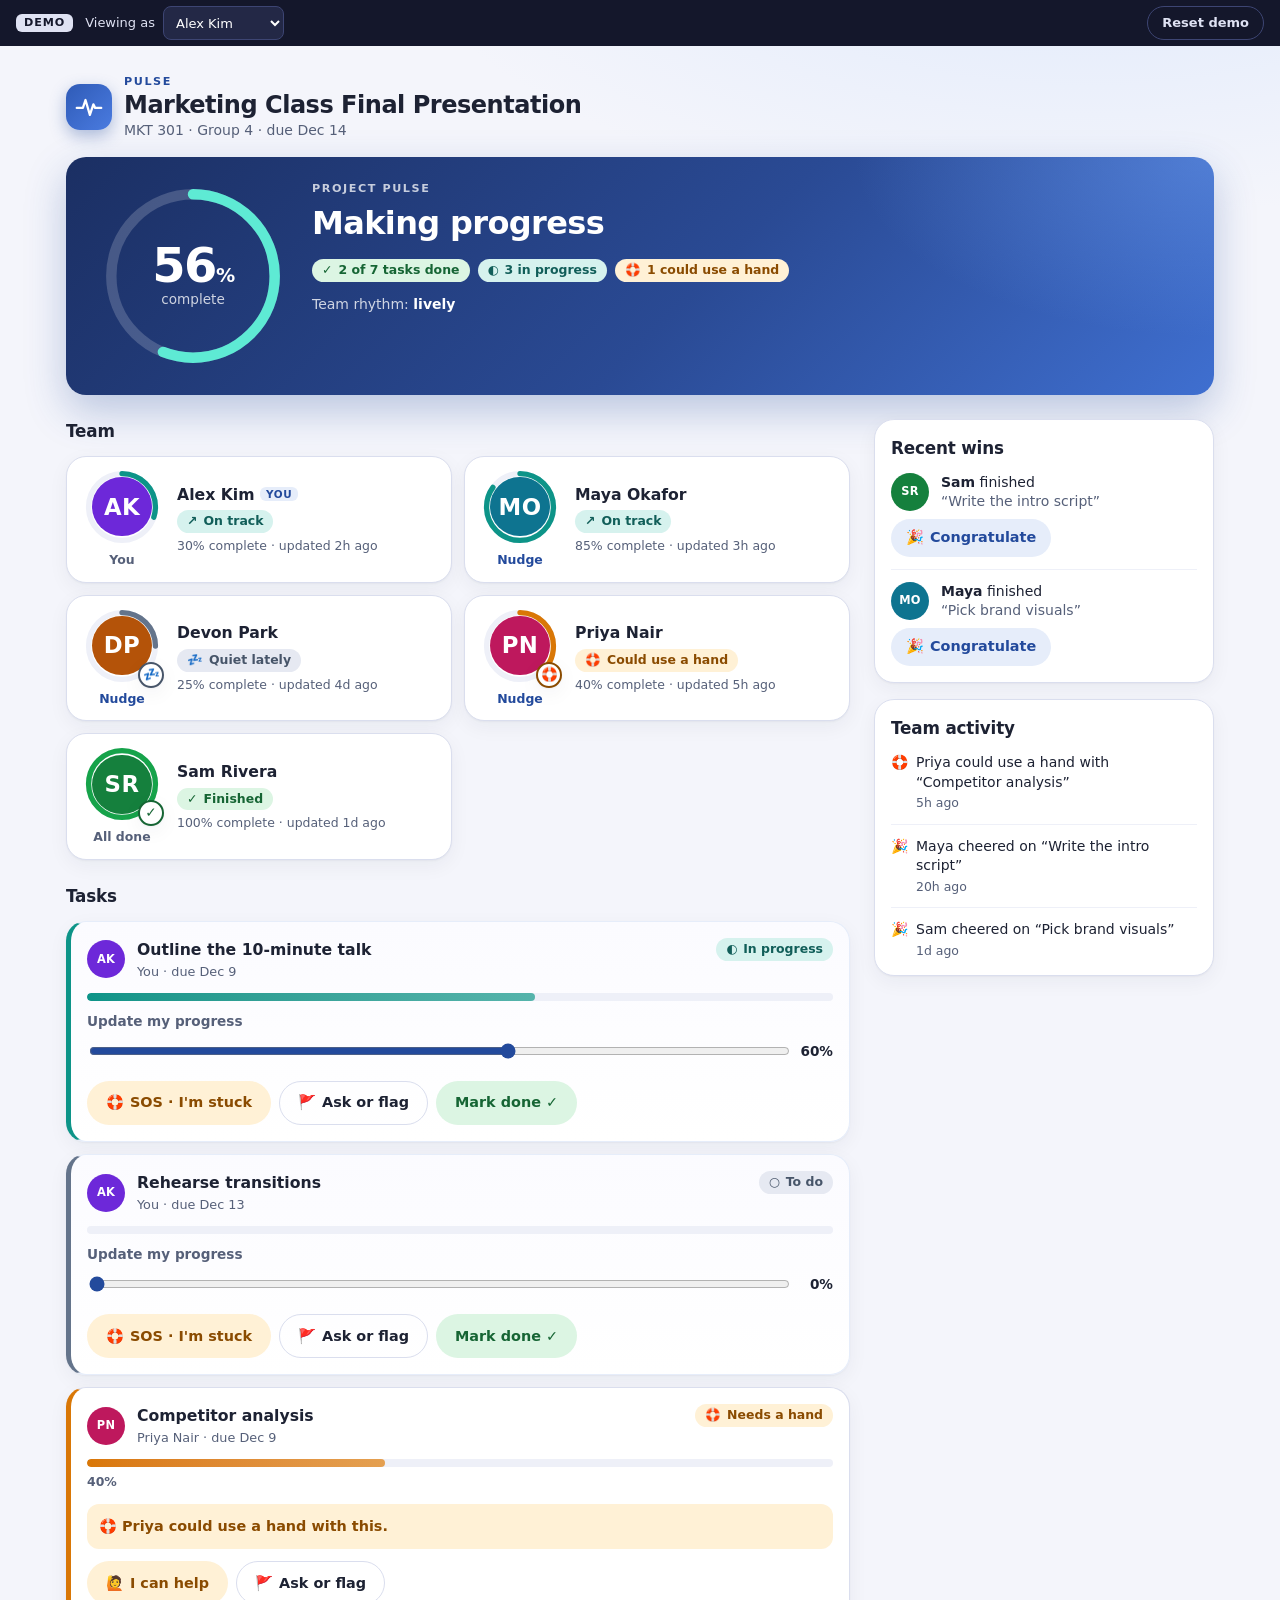
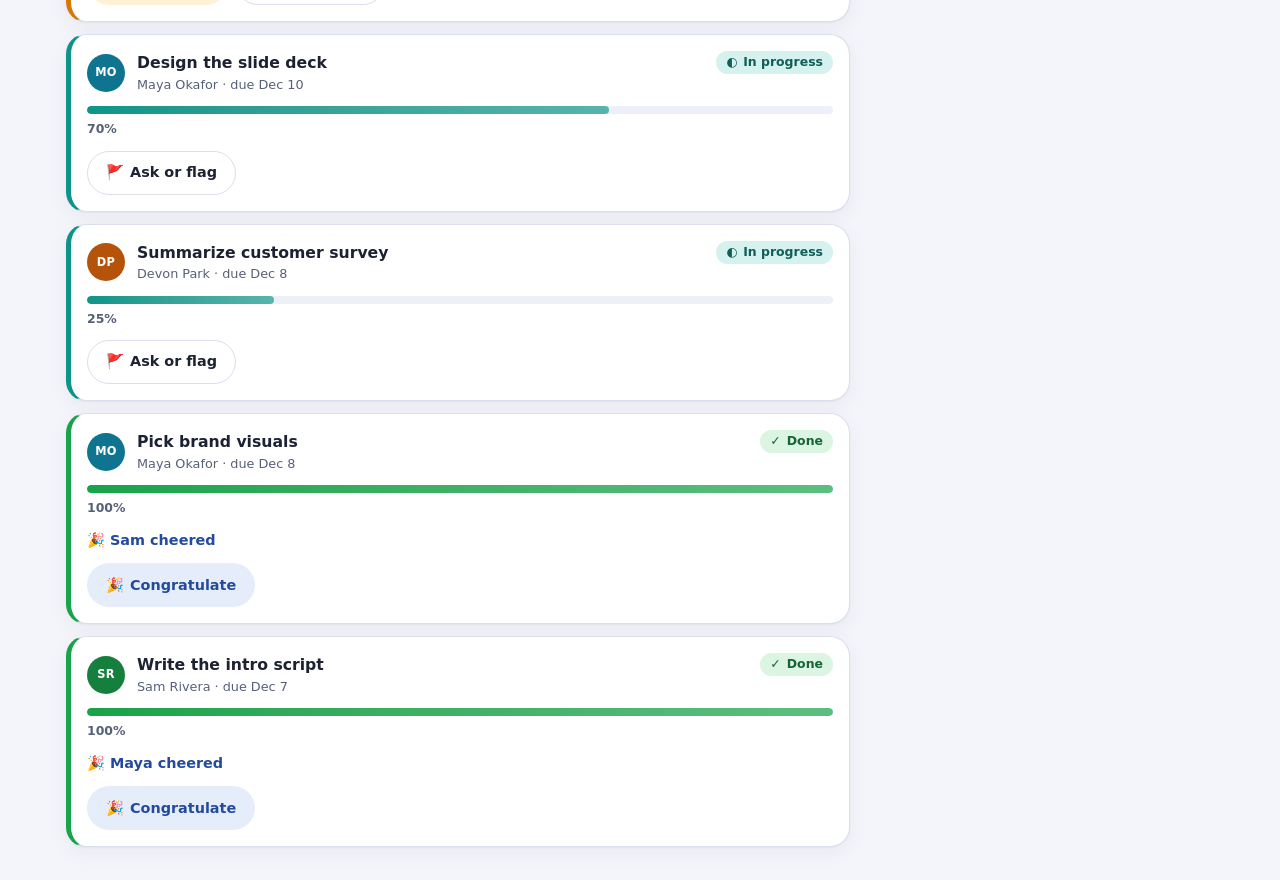
<file: docs/index.html>
<!doctype html>
<html lang="en">
<head>
  <meta charset="utf-8">
  <meta name="viewport" content="width=device-width, initial-scale=1">
  <title>Pulse · Group projects without the awkward</title>
  <meta name="description" content="Check in, remind, and ask for help on group projects with one tap. No bossy texts required.">
  <meta name="theme-color" content="#234a9c">
  <link rel="icon" href="data:image/svg+xml,%3Csvg xmlns='http://www.w3.org/2000/svg' viewBox='0 0 32 32'%3E%3Crect width='32' height='32' rx='8' fill='%23234a9c'/%3E%3Cpath d='M3 17h6l3-8 5 15 4-11 2 4h6' fill='none' stroke='white' stroke-width='2.5' stroke-linecap='round' stroke-linejoin='round'/%3E%3C/svg%3E">
  <link rel="stylesheet" href="css/tokens.css">
  <link rel="stylesheet" href="css/styles.css">
  <script type="module" src="js/main.js"></script>
</head>
<body>
  <a class="skip-link" href="#main">Skip to content</a>
  <div id="app"></div>
  <div id="toasts" role="status" aria-live="polite"></div>
  <div id="sr-live" class="sr-only" aria-live="polite"></div>
  <noscript><p style="padding:24px">Pulse needs JavaScript to run.</p></noscript>
</body>
</html>
</file>
<file: docs/css/tokens.css>
/* Text tones are AA on their soft backgrounds; fill tones are >= 3:1 on white for rings and bars. */
:root {
  --font: system-ui, -apple-system, "Segoe UI", Roboto, "Helvetica Neue", sans-serif;

  --bg: #f4f5fb;
  --surface: #ffffff;
  --surface-2: #eef0f8;
  --border: #dadeee;
  --text: #1d2233;
  --muted: #566079;

  --primary: #234a9c;
  --primary-ink: #ffffff;
  --primary-soft: #e6edfa;

  --ok: #115e59;
  --ok-soft: #d6f2ee;
  --ok-fill: #0d9488;

  --done: #166534;
  --done-soft: #dcf5e3;
  --done-fill: #16a34a;

  --help: #8a4b00;
  --help-soft: #fff1d6;
  --help-fill: #d97706;

  --quiet: #475569;
  --quiet-soft: #e6e9f2;
  --quiet-fill: #64748b;

  --space-1: 4px;
  --space-2: 8px;
  --space-3: 12px;
  --space-4: 16px;
  --space-5: 24px;
  --space-6: 32px;
  --radius: 20px;
  --radius-sm: 12px;
  --shadow: 0 1px 2px rgb(29 34 51 / 4%), 0 6px 20px rgb(29 34 51 / 5%);

  --dur-fast: 150ms;
  --dur: 350ms;
  --dur-meter: 900ms;
  --ease: cubic-bezier(0.2, 0.8, 0.2, 1);
}
</file>
<file: docs/css/styles.css>
*, *::before, *::after { box-sizing: border-box; }
html { -webkit-text-size-adjust: 100%; }
body {
  margin: 0;
  background: radial-gradient(1100px 520px at 85% -120px, #dde8fb 0%, transparent 65%), var(--bg);
  background-attachment: fixed;
  color: var(--text);
  font: 16px/1.5 var(--font);
  -webkit-font-smoothing: antialiased;
}
h1, h2, h3, p, ul { margin: 0; }
ul { padding: 0; list-style: none; }
button, select, input { font: inherit; color: inherit; }
:focus-visible { outline: 3px solid var(--primary); outline-offset: 2px; }
#main:focus { outline: none; }

.sr-only { position: absolute; width: 1px; height: 1px; overflow: hidden; clip: rect(0 0 0 0); white-space: nowrap; }
.skip-link { position: absolute; left: -999px; top: 8px; background: var(--primary); color: var(--primary-ink); padding: 8px 12px; border-radius: 8px; z-index: 100; }
.skip-link:focus { left: 8px; }

/* ---------- tone helpers ---------- */
.tone-ok, .chip-ok, .status-in_progress { --tone: var(--ok); --tone-soft: var(--ok-soft); --tone-fill: var(--ok-fill); }
.tone-done, .chip-done, .status-done { --tone: var(--done); --tone-soft: var(--done-soft); --tone-fill: var(--done-fill); }
.tone-help, .chip-help, .status-needs_help { --tone: var(--help); --tone-soft: var(--help-soft); --tone-fill: var(--help-fill); }
.tone-quiet, .chip-quiet, .status-todo { --tone: var(--quiet); --tone-soft: var(--quiet-soft); --tone-fill: var(--quiet-fill); }

/* ---------- layout ---------- */
.shell { max-width: 1180px; margin: 0 auto; padding: var(--space-3) var(--space-4) var(--space-6); }
main { display: grid; gap: var(--space-5); }
h2 { font-size: 1.05rem; font-weight: 700; letter-spacing: -0.01em; margin-bottom: var(--space-3); }
.columns { display: grid; gap: var(--space-5); align-items: start; }
.primary { display: grid; gap: var(--space-5); min-width: 0; }
.side { display: grid; gap: var(--space-4); }
@media (min-width: 1000px) {
  .columns { grid-template-columns: minmax(0, 1fr) 340px; }
  .side { position: sticky; top: var(--space-4); }
}
.card { background: var(--surface); border: 1px solid var(--border); border-radius: var(--radius); box-shadow: var(--shadow); padding: var(--space-4); }
.side h2 { margin-bottom: var(--space-3); }
.empty { color: var(--muted); font-size: 0.9rem; }

.demo-bar { display: flex; flex-wrap: wrap; align-items: center; gap: var(--space-3); padding: 6px var(--space-4); background: #14172b; color: #dfe2f3; font-size: 0.8125rem; }
.demo-bar label { display: flex; align-items: center; gap: var(--space-2); margin-right: auto; }
.demo-bar select { background: #232846; border: 1px solid #3d4573; border-radius: 8px; padding: 4px 8px; color: #fff; min-height: 34px; }
.demo-bar .btn-ghost { color: #dfe2f3; border-color: #3d4573; }
.demo-bar .btn-ghost:hover { background: #232846; }
.demo-tag { background: #dfe2f3; color: #14172b; border-radius: 6px; padding: 1px 8px; font-weight: 700; font-size: 0.7rem; text-transform: uppercase; letter-spacing: 0.08em; }

.top { display: flex; gap: var(--space-3); align-items: center; padding: var(--space-4) 0; }
.logo { width: 46px; height: 46px; border-radius: 14px; background: linear-gradient(135deg, #2f5bb7, #4a7be0); color: #fff; display: grid; place-items: center; flex: none; box-shadow: 0 6px 16px rgb(35 74 156 / 35%); }
.logo svg { width: 28px; height: 28px; }
.brand { font-size: 0.7rem; font-weight: 800; letter-spacing: 0.14em; text-transform: uppercase; color: var(--primary); }
h1 { font-size: 1.5rem; line-height: 1.2; font-weight: 750; letter-spacing: -0.02em; }
.sub { color: var(--muted); font-size: 0.875rem; }

/* ---------- buttons and chips ---------- */
.btn { display: inline-flex; align-items: center; justify-content: center; gap: 6px; min-height: 44px; padding: 8px 18px; border-radius: 999px; border: 1px solid transparent; background: var(--surface-2); font-weight: 600; font-size: 0.9rem; cursor: pointer; transition: transform var(--dur-fast) var(--ease), background var(--dur-fast), box-shadow var(--dur-fast); }
.btn:hover { background: var(--border); }
.btn:active { transform: scale(0.97); }
.btn:disabled { cursor: default; transform: none; }
.btn-sm { min-height: 34px; padding: 2px 14px; font-size: 0.8125rem; }
.btn-primary { background: linear-gradient(135deg, #2f5bb7, #1f4390); color: var(--primary-ink); box-shadow: 0 4px 12px rgb(35 74 156 / 30%); }
.btn-primary:hover { background: linear-gradient(135deg, #234a9c, #5b21b6); }
.btn-ghost { background: transparent; border-color: var(--border); }
.btn-ghost:hover { background: var(--surface-2); }
.btn-soft { background: var(--done-soft); color: var(--done); }
.btn-soft:hover { background: #c9efd4; }
.btn-soft:disabled { background: var(--quiet-soft); color: var(--quiet); }
.btn-help { background: var(--help-soft); color: var(--help); }
.btn-help:hover { background: #ffe5b4; }
.btn-cheer { background: var(--primary-soft); color: var(--primary); }
.btn-cheer:hover { background: #d3def5; }
.btn-chip { background: var(--surface); border-color: var(--border); }
.btn-chip:hover { background: var(--primary-soft); border-color: var(--primary); }

.chip { display: inline-flex; align-items: center; gap: 6px; padding: 2px 10px; border-radius: 999px; font-size: 0.78rem; font-weight: 650; background: var(--tone-soft); color: var(--tone); white-space: nowrap; }
.chip-row { display: flex; flex-wrap: wrap; gap: var(--space-2); }

/* ---------- avatar and individual meter ---------- */
.avatar { --size: 56px; position: relative; display: inline-grid; place-items: center; width: var(--size); height: var(--size); flex: none; }
.avatar-lg { --size: 76px; }
.avatar-sm { --size: 38px; }
.avatar-xs { --size: 24px; }
.avatar-face { position: absolute; inset: 11%; border-radius: 50%; background: var(--avatar-color); color: #fff; display: grid; place-items: center; font-weight: 700; font-size: calc(var(--size) * 0.3); letter-spacing: 0.02em; }
.avatar-xs .avatar-face, .avatar-sm .avatar-face { inset: 0; }
.avatar-badge { position: absolute; right: -4px; bottom: -4px; width: 26px; height: 26px; border-radius: 50%; background: var(--surface); border: 2px solid var(--tone, var(--border)); color: var(--tone, var(--text)); display: grid; place-items: center; font-size: 0.85rem; font-weight: 700; line-height: 1; box-shadow: var(--shadow); }
.ring { position: absolute; inset: 0; width: 100%; height: 100%; transform: rotate(-90deg); }
.ring circle, .pulse-svg circle { fill: none; stroke-width: 7; }
.ring-track { stroke: var(--surface-2); }
.ring-fill { stroke: var(--tone-fill, var(--primary)); stroke-linecap: round; transition: stroke-dasharray var(--dur-meter) var(--ease), stroke var(--dur); }
.ring-fill[data-pct="0"] { opacity: 0; }

/* ---------- project pulse (dark hero) ---------- */
.hero { display: grid; gap: var(--space-5); justify-items: center; text-align: center; padding: var(--space-5); border: 0; color: #fff; background: radial-gradient(600px 300px at 100% 0%, rgb(120 170 255 / 40%), transparent 60%), linear-gradient(135deg, #1b2f63 0%, #2a4a94 55%, #3f6fd0 100%); box-shadow: 0 16px 40px rgb(35 74 156 / 28%); }
@media (min-width: 640px) { .hero { grid-template-columns: auto 1fr; justify-items: start; text-align: left; padding: var(--space-5) var(--space-6); } }
.pulse-meter { position: relative; width: 190px; height: 190px; }
.hero .pulse-meter.tone-ok { --tone-fill: #5eead4; }
.hero .pulse-meter.tone-done { --tone-fill: #86efac; }
.pulse-svg { position: relative; width: 100%; height: 100%; transform: rotate(-90deg); }
.pulse-svg circle { stroke-width: 11; }
.hero .ring-track { stroke: rgb(255 255 255 / 18%); }
.pulse-halo { position: absolute; inset: 0; border-radius: 50%; border: 3px solid var(--tone-fill); opacity: 0; animation: heartbeat var(--pulse-duration, 2s) ease-out infinite; }
.pulse-center { position: absolute; inset: 0; display: grid; place-content: center; text-align: center; }
.pulse-pct { font-size: 3rem; font-weight: 800; line-height: 1; letter-spacing: -0.03em; }
.pulse-pct small { font-size: 1.2rem; font-weight: 700; }
.pulse-caption { color: rgb(255 255 255 / 78%); font-size: 0.85rem; }
.eyebrow { font-size: 0.7rem; font-weight: 700; letter-spacing: 0.14em; text-transform: uppercase; color: var(--muted); }
.hero .eyebrow { color: rgb(255 255 255 / 75%); }
.hero h2 { font-size: 2rem; font-weight: 800; letter-spacing: -0.02em; margin: 2px 0 var(--space-3); }
.rhythm { margin-top: var(--space-3); color: rgb(255 255 255 / 78%); font-size: 0.875rem; }
.rhythm strong { color: #fff; }
@keyframes heartbeat {
  0% { transform: scale(0.98); opacity: 0.6; }
  55% { transform: scale(1.14); opacity: 0; }
  100% { transform: scale(1.14); opacity: 0; }
}

/* ---------- team ---------- */
.team { display: grid; gap: var(--space-3); grid-template-columns: repeat(auto-fill, minmax(290px, 1fr)); }
.member-card { display: flex; gap: var(--space-4); align-items: center; background: var(--surface); border: 1px solid var(--border); border-radius: var(--radius); box-shadow: var(--shadow); padding: var(--space-3) var(--space-4); transition: transform var(--dur-fast) var(--ease), box-shadow var(--dur-fast); }
.member-card:hover { transform: translateY(-1px); box-shadow: 0 8px 24px rgb(29 34 51 / 10%); }
.nudge-slot { display: grid; justify-items: center; gap: 6px; background: none; border: 0; padding: 6px; margin: -6px; border-radius: 14px; flex: none; min-width: 90px; }
button.nudge-slot { cursor: pointer; transition: transform var(--dur-fast) var(--ease), background var(--dur-fast); }
button.nudge-slot:hover { background: var(--primary-soft); }
button.nudge-slot:active { transform: scale(0.95); }
.nudge-caption { font-size: 0.78rem; font-weight: 700; color: var(--primary); }
.nudge-slot.is-cooldown .nudge-caption, .nudge-slot.is-finished .nudge-caption { color: var(--muted); }
div.nudge-slot .nudge-caption { color: var(--muted); font-weight: 600; }
.member-info { display: grid; gap: 4px; justify-items: start; min-width: 0; }
.member-name { font-size: 0.98rem; font-weight: 700; }
.you-tag { font-size: 0.65rem; font-weight: 700; text-transform: uppercase; letter-spacing: 0.06em; background: var(--primary-soft); color: var(--primary); border-radius: 6px; padding: 1px 6px; vertical-align: middle; }
.member-meta { color: var(--muted); font-size: 0.78rem; }
.member-waiting { color: var(--primary); font-size: 0.8125rem; font-weight: 600; }

/* receive animation: the nudged avatar waves and sends out ripples; the 👋 badge stays as the non-motion cue */
.nudge-anim { animation: wave 0.9s var(--ease) 3; }
.nudge-anim .ripple { position: absolute; inset: 0; border-radius: 50%; border: 3px solid var(--primary); animation: ripple 1.2s ease-out 3; }
@keyframes wave {
  0%, 100% { transform: rotate(0) scale(1); }
  20% { transform: rotate(-9deg) scale(1.08); }
  45% { transform: rotate(8deg) scale(1.08); }
  70% { transform: rotate(-4deg) scale(1.03); }
}
@keyframes ripple { from { transform: scale(1); opacity: 0.7; } to { transform: scale(1.55); opacity: 0; } }

.banner { display: flex; flex-wrap: wrap; align-items: center; gap: var(--space-4); background: var(--surface); border: 1px solid var(--primary); border-left-width: 6px; border-radius: var(--radius); box-shadow: var(--shadow); padding: var(--space-4); animation: slide-in var(--dur) var(--ease); }
.banner-icon { font-size: 2rem; }
.banner-text { flex: 1 1 220px; }
.banner h2 { font-size: 1.05rem; margin: 0 0 2px; }
.banner p { color: var(--muted); font-size: 0.9rem; }
.banner-actions { display: flex; flex-wrap: wrap; gap: var(--space-2); }
@keyframes slide-in { from { transform: translateY(-8px); opacity: 0; } }

/* ---------- tasks ---------- */
.tasks { display: grid; gap: var(--space-3); }
.task { display: grid; gap: var(--space-3); border-left: 5px solid var(--tone-fill); }
.task.is-mine { background: linear-gradient(180deg, #fbfbff, var(--surface)); border-color: var(--primary-soft); border-left-color: var(--tone-fill); }
.task-head { display: flex; align-items: center; gap: var(--space-3); }
.task-title { flex: 1; min-width: 0; }
.task-title h3 { font-size: 0.98rem; font-weight: 700; }
.task-title p { color: var(--muted); font-size: 0.8rem; }
.task-head .chip { align-self: flex-start; }
.bar { height: 8px; background: var(--surface-2); border-radius: 999px; overflow: hidden; }
.bar-fill { display: block; height: 100%; background: linear-gradient(90deg, var(--tone-fill), color-mix(in srgb, var(--tone-fill) 70%, white)); border-radius: 999px; transition: width var(--dur) var(--ease); }
.bar-label { margin-top: -6px; font-size: 0.78rem; font-weight: 700; color: var(--muted); }
.bar + .slider { margin-top: -2px; }
.slider { display: grid; grid-template-columns: 1fr auto; gap: 2px var(--space-3); align-items: center; font-size: 0.85rem; font-weight: 600; }
.slider span { grid-column: 1 / -1; color: var(--muted); }
.slider input { width: 100%; height: 32px; accent-color: var(--primary); cursor: pointer; }
.slider output { font-weight: 700; min-width: 3.5ch; text-align: right; }
.task-actions { display: flex; flex-wrap: wrap; gap: var(--space-2); }
.help-panel { background: var(--help-soft); color: var(--help); border-radius: var(--radius-sm); padding: var(--space-3); font-weight: 600; font-size: 0.9rem; display: grid; gap: var(--space-2); }
.offers { display: grid; gap: 6px; color: var(--text); font-weight: 500; }
.offers li { display: flex; align-items: center; gap: var(--space-2); }
.cheer-line { color: var(--primary); font-weight: 600; font-size: 0.9rem; }
.flag-row { display: flex; flex-wrap: wrap; gap: var(--space-2); }
.flag-chip { display: inline-flex; align-items: center; gap: 6px; background: var(--primary-soft); color: var(--primary); border-radius: 999px; padding: 2px 4px 2px 12px; font-size: 0.8rem; font-weight: 600; }
.flag-chip small { font-weight: 500; color: var(--muted); }
.flag-chip:not(:has(.chip-x)) { padding-right: 12px; }
.chip-x { width: 28px; height: 28px; border: 0; border-radius: 50%; background: transparent; color: var(--primary); font-size: 1.1rem; line-height: 1; cursor: pointer; }
.chip-x:hover { background: #d3def5; }
.flag-menu { display: flex; flex-wrap: wrap; gap: var(--space-2); padding-top: var(--space-3); border-top: 1px dashed var(--border); animation: slide-in var(--dur-fast) var(--ease); }

/* ---------- sidebar: wins and activity ---------- */
.wins ul, .feed ul { display: grid; gap: var(--space-3); }
.win { display: grid; grid-template-columns: auto 1fr; gap: var(--space-2) var(--space-3); align-items: center; font-size: 0.875rem; line-height: 1.35; }
.win > .btn, .win > .win-count { grid-column: 1 / -1; justify-self: start; }
.win .btn { min-height: 38px; padding: 4px 14px; }
.win-text span { color: var(--muted); }
.win-count { color: var(--primary); font-weight: 600; font-size: 0.8125rem; }
.win + .win, .feed li + li { border-top: 1px solid var(--surface-2); padding-top: var(--space-3); }
.feed li { display: grid; grid-template-columns: auto 1fr; gap: 2px var(--space-2); font-size: 0.875rem; line-height: 1.4; }
.feed time { grid-column: 2; color: var(--muted); font-size: 0.78rem; }

/* ---------- toasts and confetti ---------- */
#toasts { position: fixed; left: 50%; bottom: var(--space-4); transform: translateX(-50%); display: grid; gap: var(--space-2); width: min(92vw, 440px); z-index: 50; pointer-events: none; }
.toast { pointer-events: auto; display: flex; align-items: center; gap: var(--space-3); background: #14172b; color: #fff; border-radius: 14px; padding: 12px 16px; box-shadow: 0 10px 30px rgb(0 0 0 / 28%); animation: slide-in var(--dur) var(--ease); }
.toast-text { flex: 1; }
.toast-undo { background: transparent; border: 2px solid #9fbbf5; color: #d6e3fb; border-radius: 999px; min-height: 36px; padding: 2px 14px; font-weight: 700; cursor: pointer; }
.toast-undo:hover { background: #232846; }
.confetti { position: fixed; z-index: 60; pointer-events: none; font-size: 1.4rem; transform: translate(-50%, -50%); animation: pop 0.9s var(--ease) forwards; }
@keyframes pop { to { transform: translate(calc(-50% + var(--dx)), calc(-50% + var(--dy))) rotate(25deg); opacity: 0; } }

/* ---------- debug (?debug=1) ---------- */
#debug-panel { position: fixed; left: 8px; bottom: 8px; z-index: 70; display: flex; flex-wrap: wrap; gap: 4px; align-items: center; background: #fff; border: 1px solid var(--border); border-radius: 10px; padding: 6px 8px; font-size: 0.75rem; box-shadow: var(--shadow); max-width: 260px; }
#debug-panel button { min-height: 28px; padding: 0 8px; border: 1px solid var(--border); border-radius: 6px; background: var(--surface-2); cursor: pointer; }
#debug-panel button[aria-pressed="true"] { background: var(--primary); color: #fff; }

/* ---------- small screens ---------- */
@media (max-width: 420px) {
  .team { grid-template-columns: 1fr; }
  .hero h2 { font-size: 1.6rem; }
  h1 { font-size: 1.3rem; }
}

/* Motion off: states still read through badges, labels and the final ring/bar values. */
@media (prefers-reduced-motion: reduce) {
  *, *::before, *::after { animation: none !important; transition: none !important; scroll-behavior: auto !important; }
}
</file>
